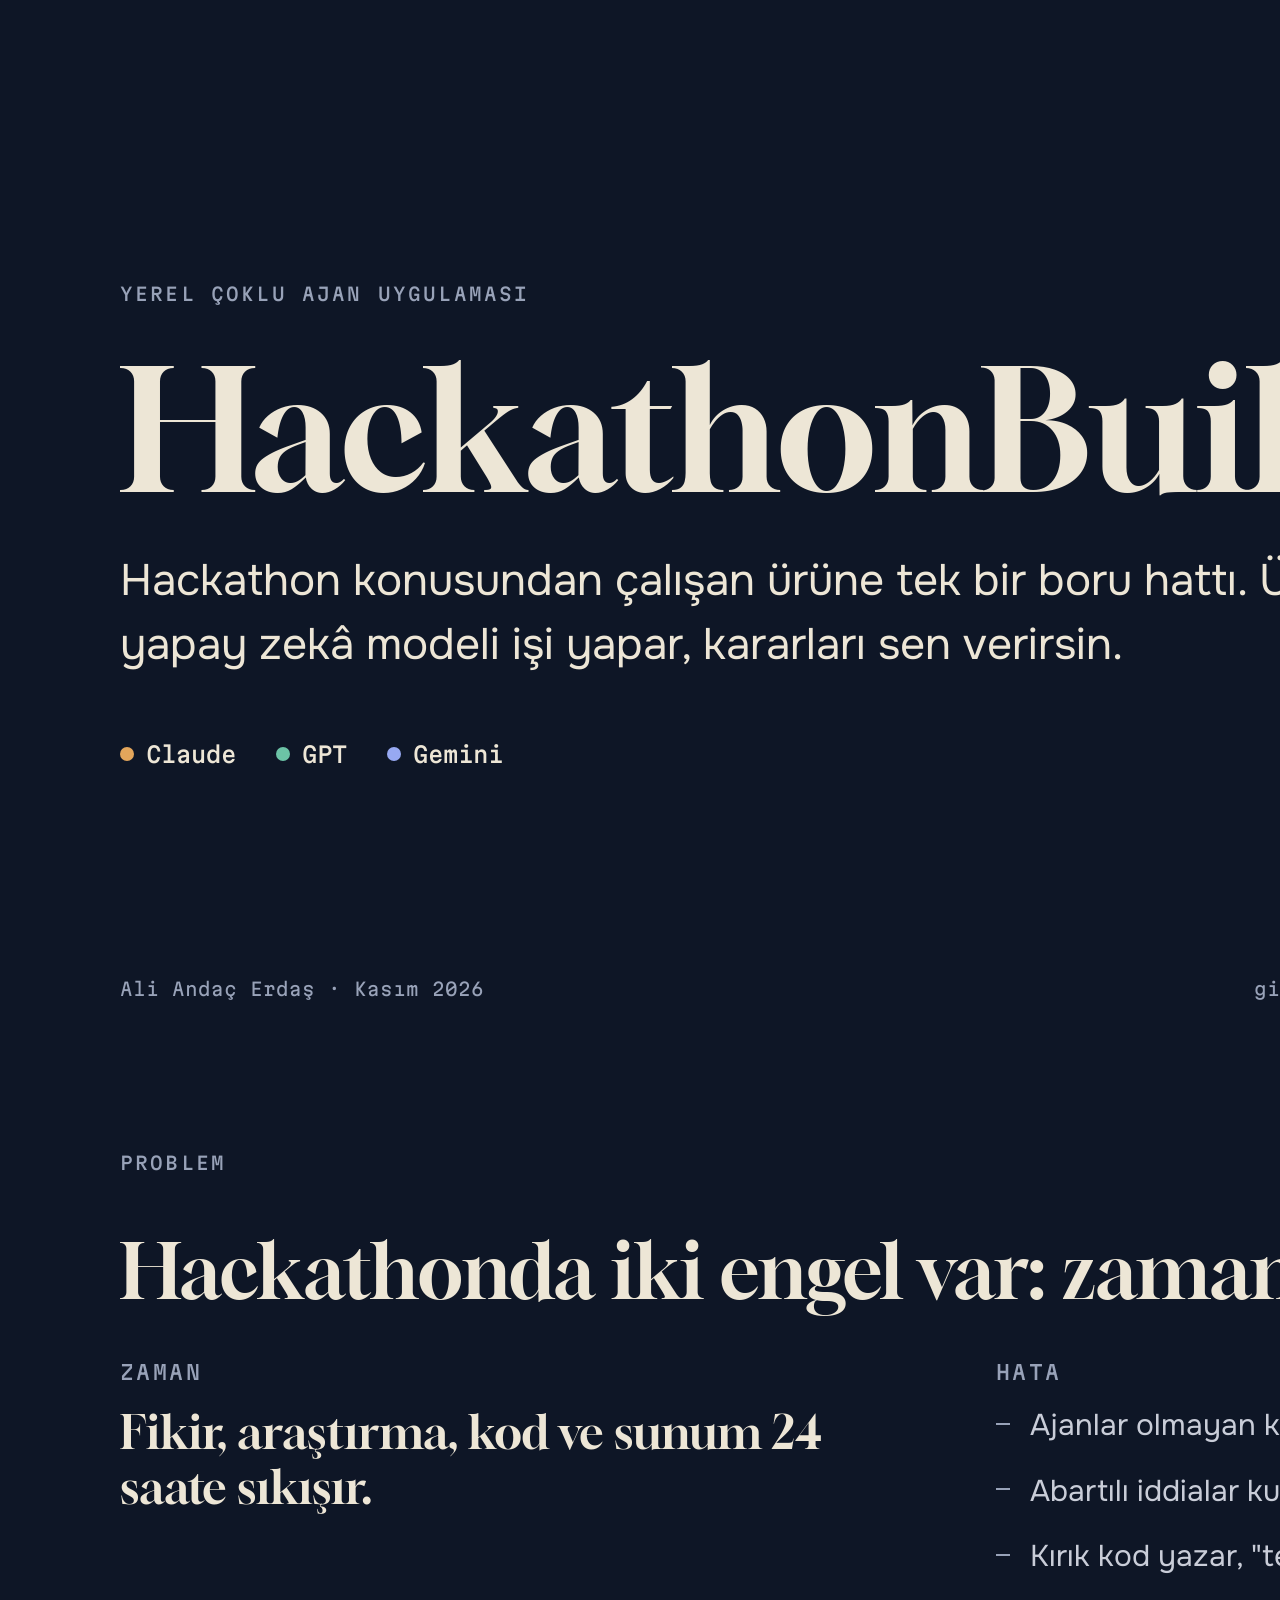
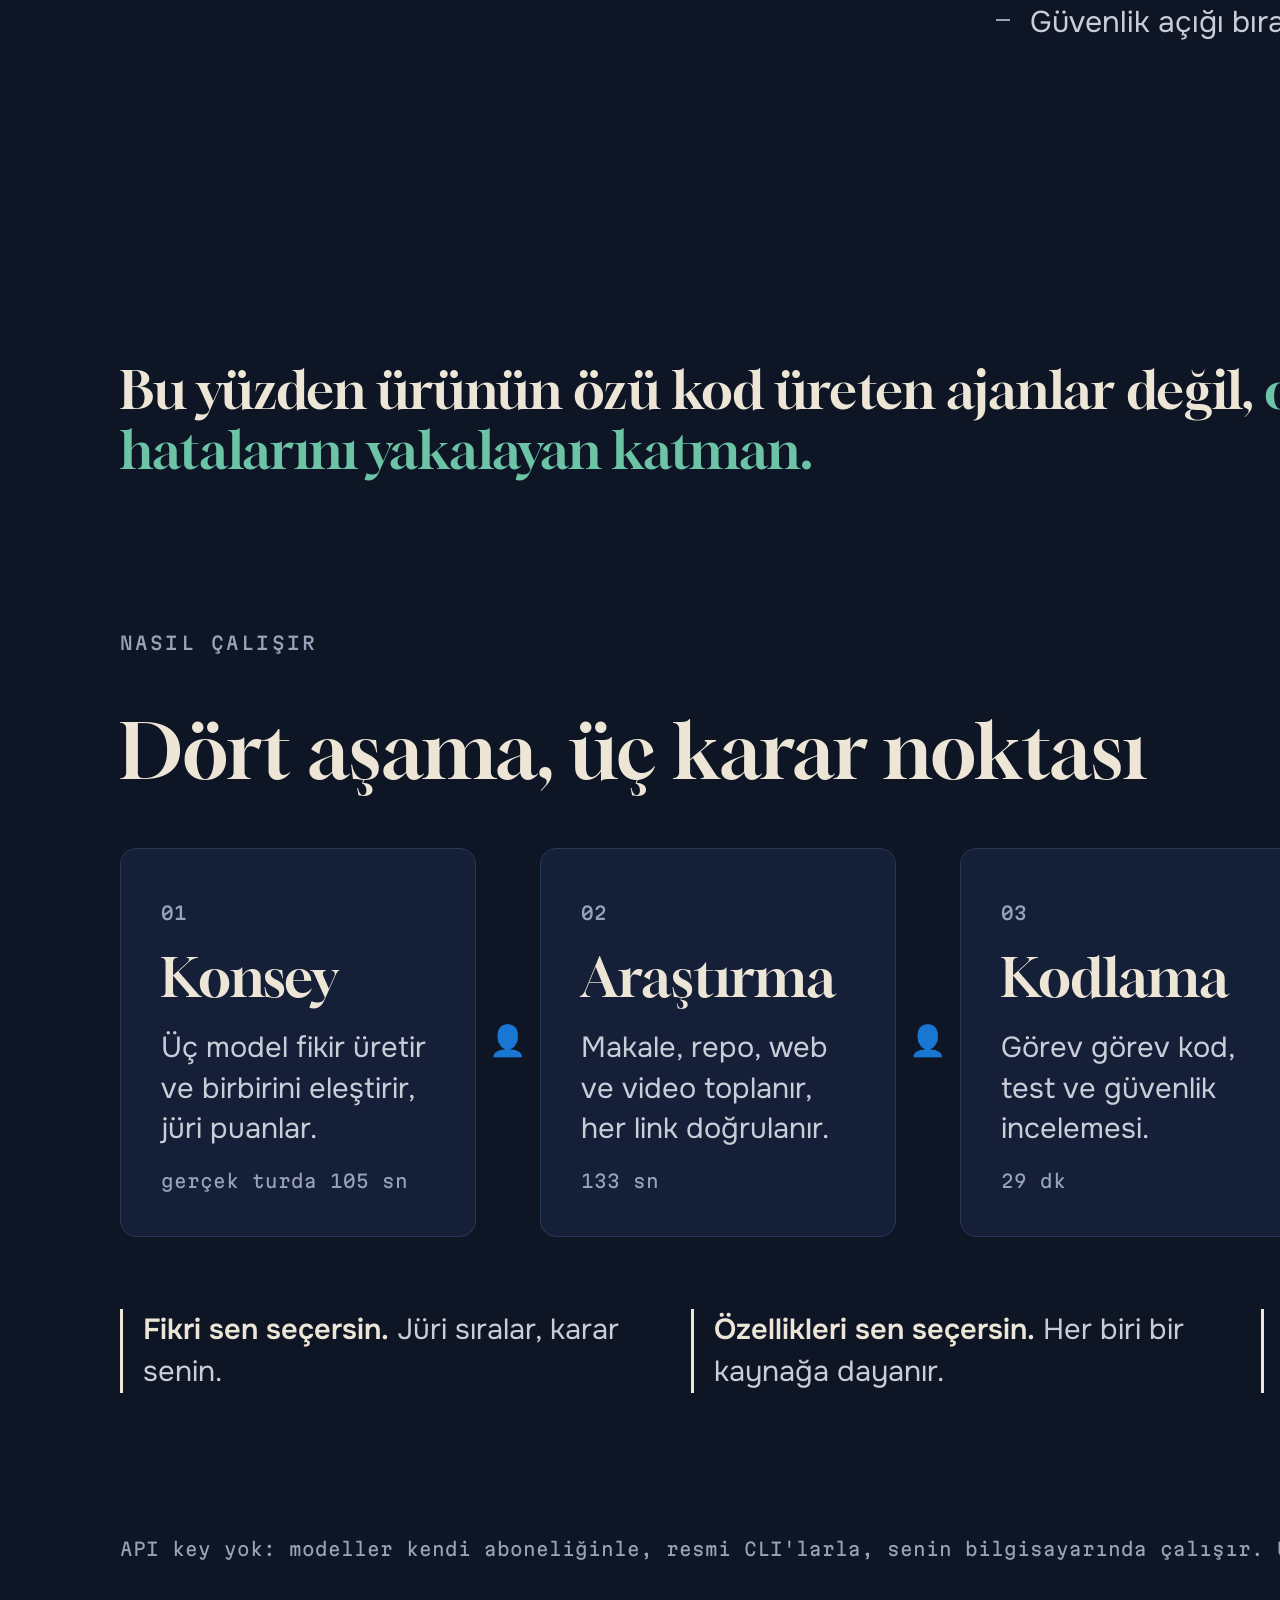
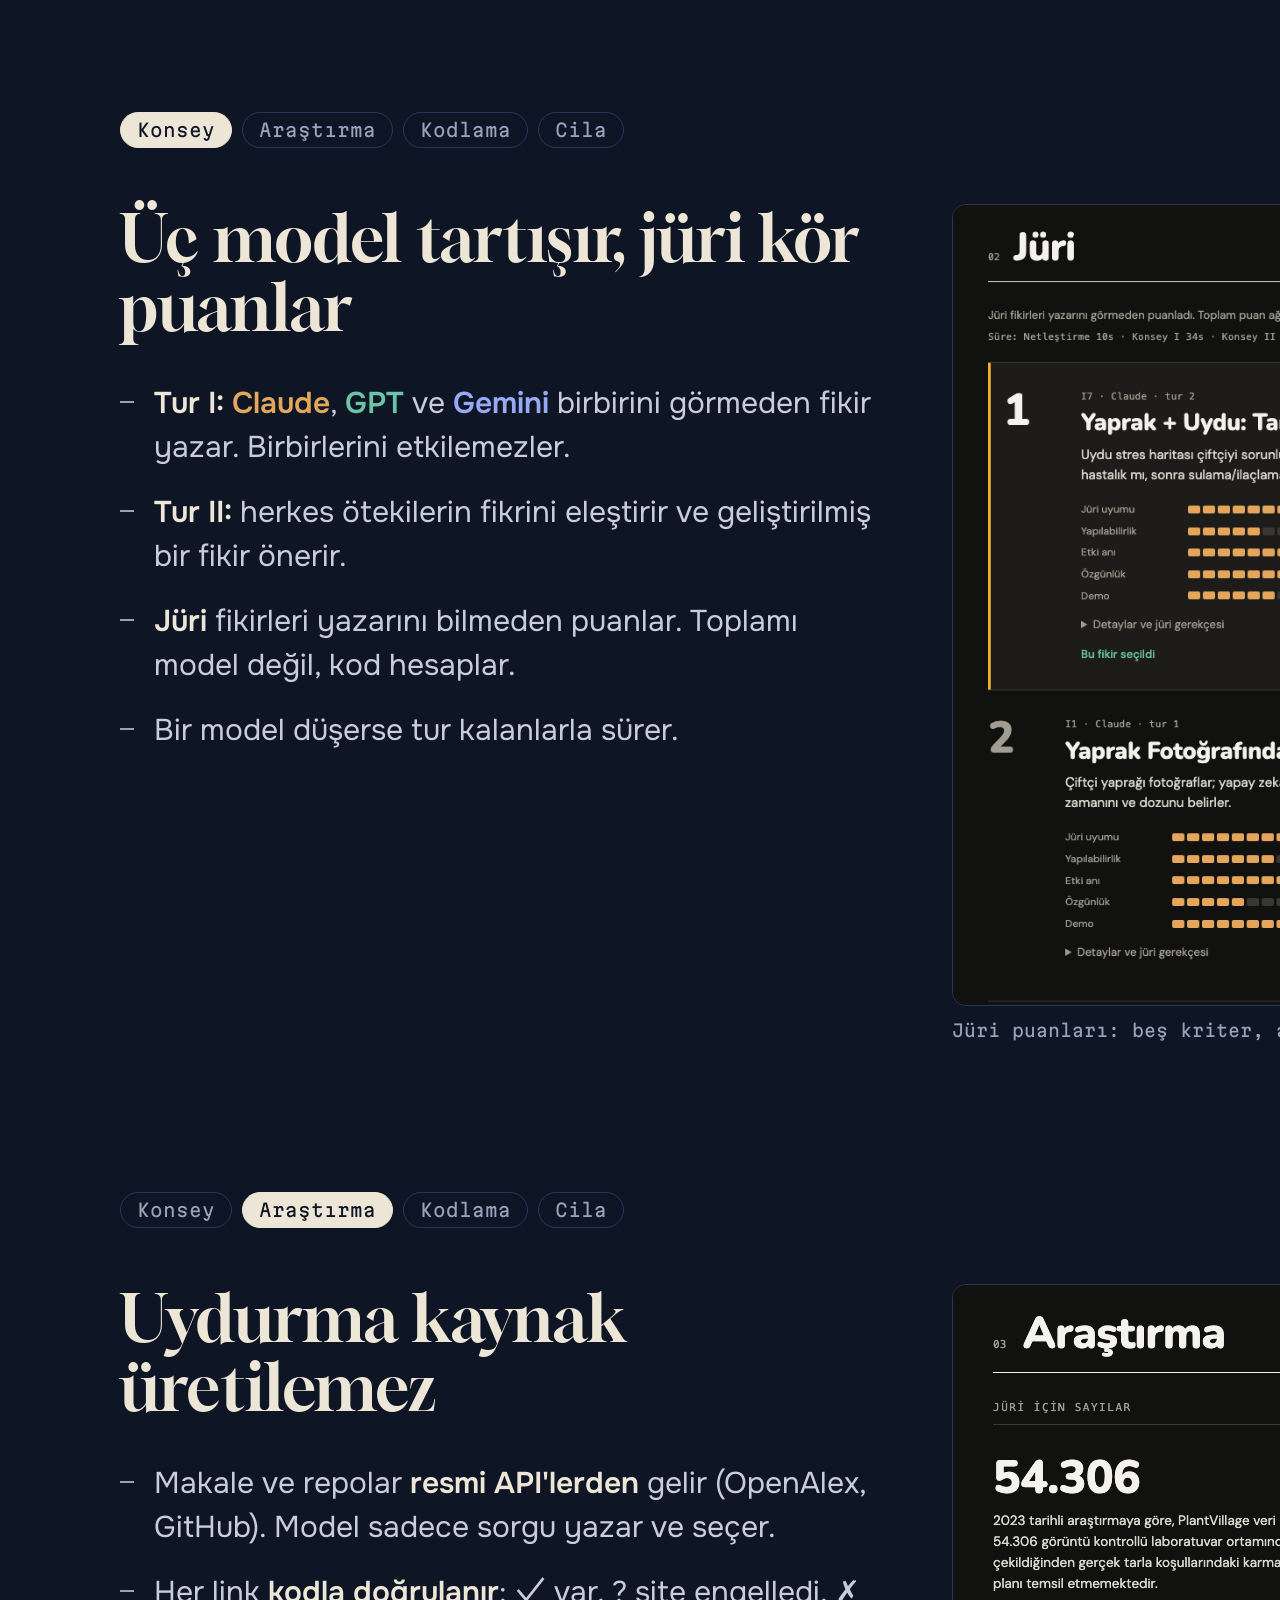
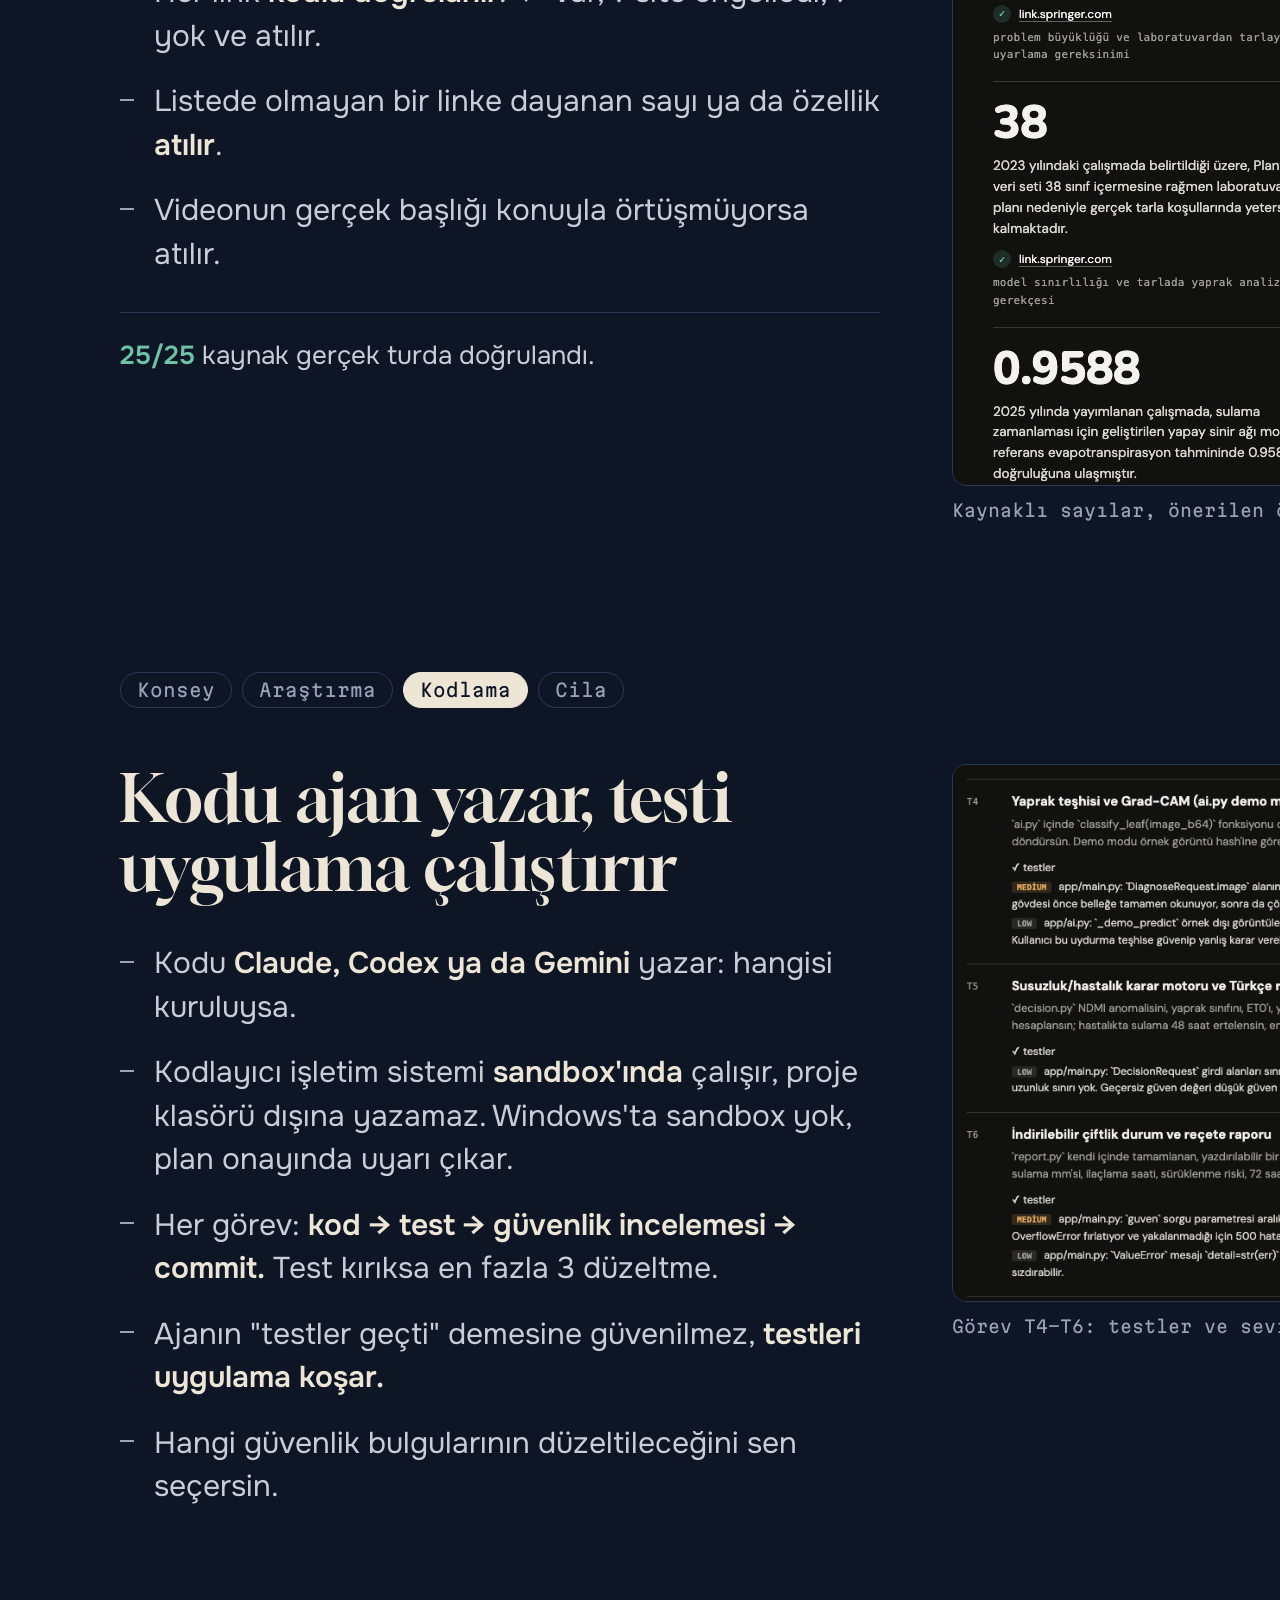
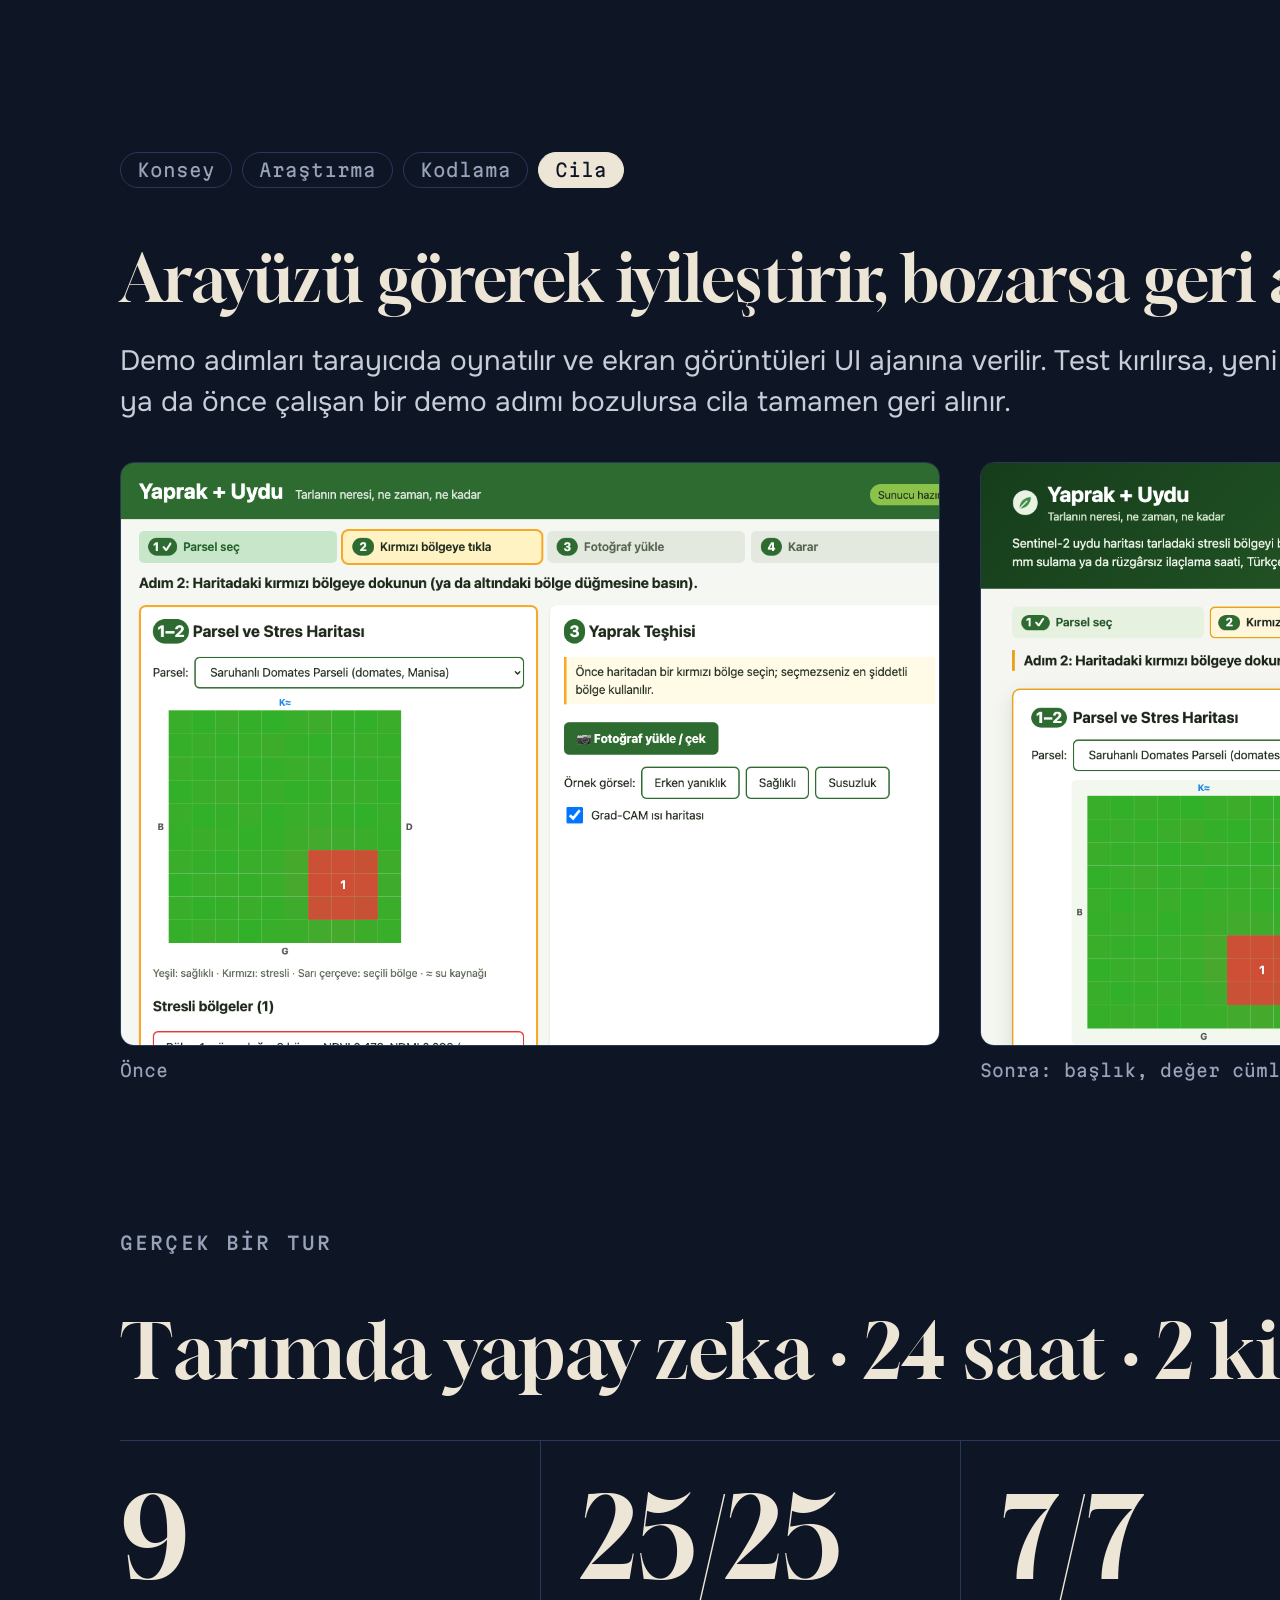
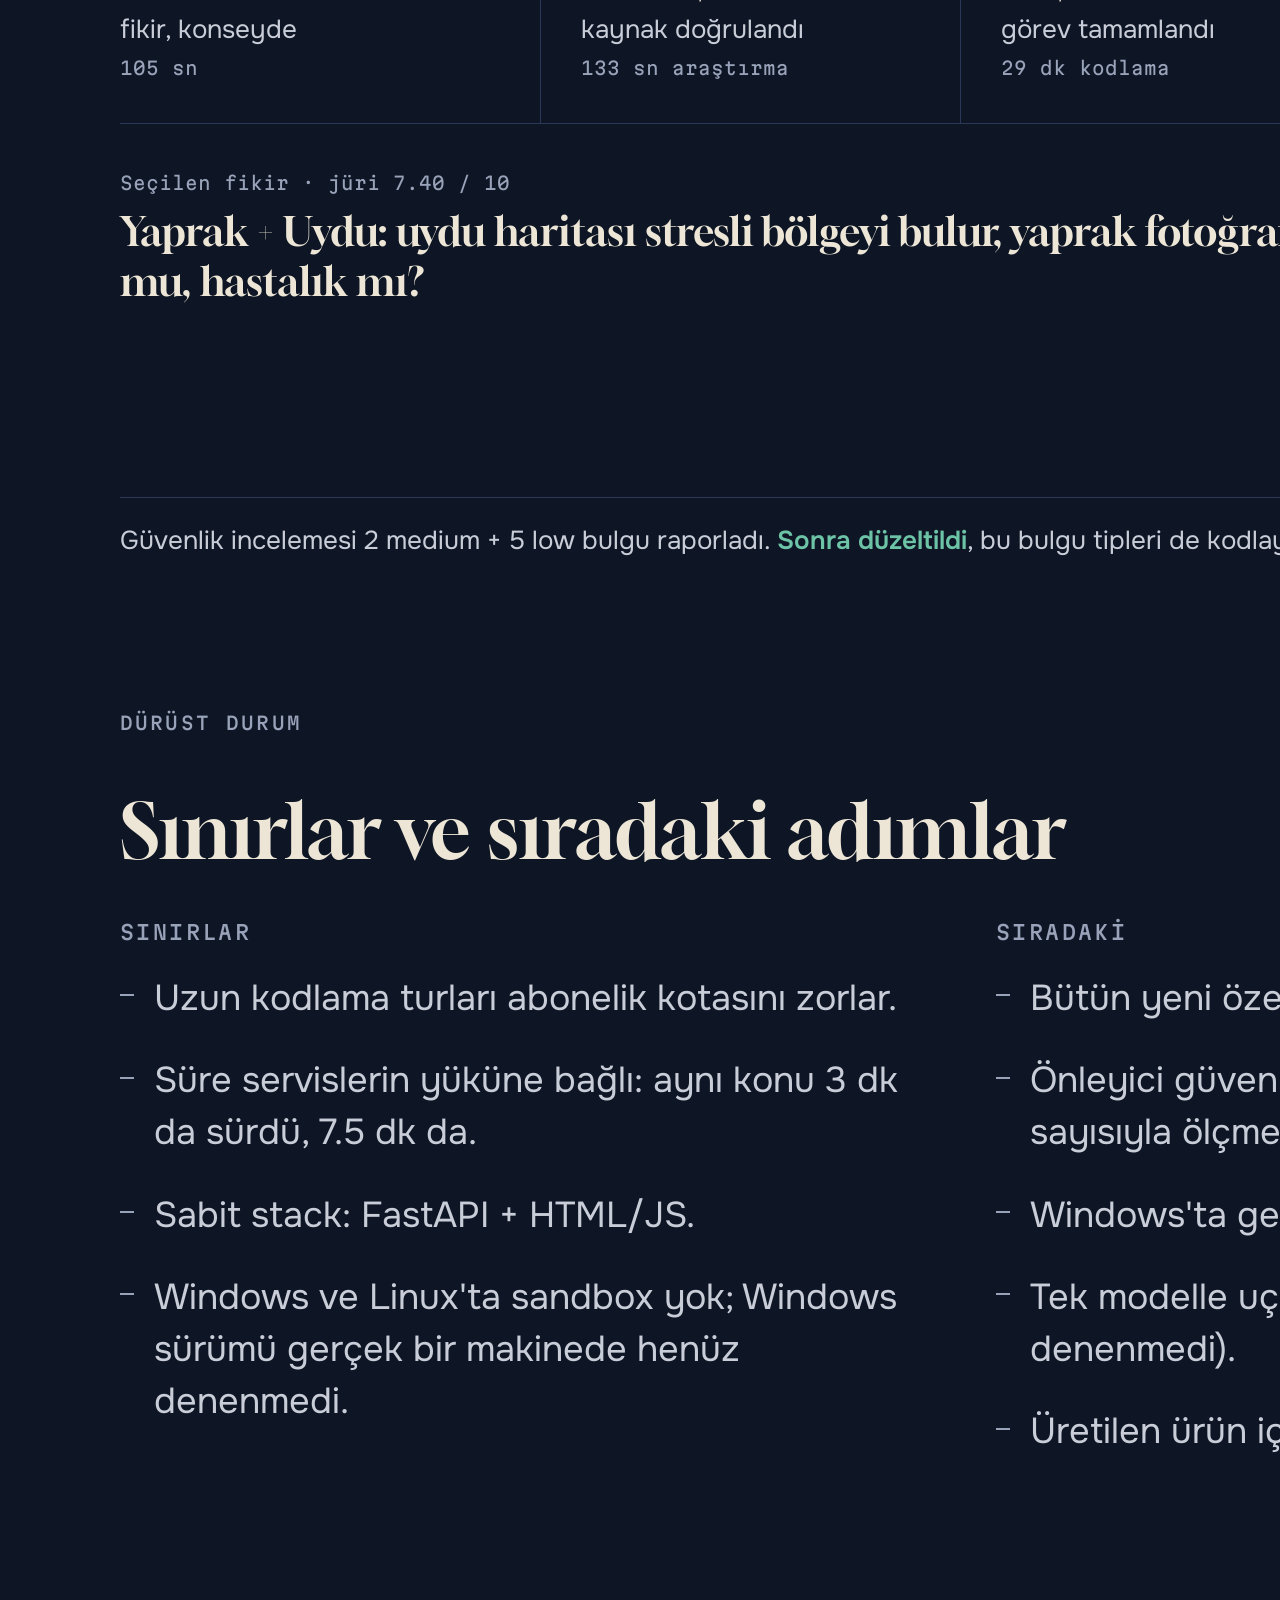
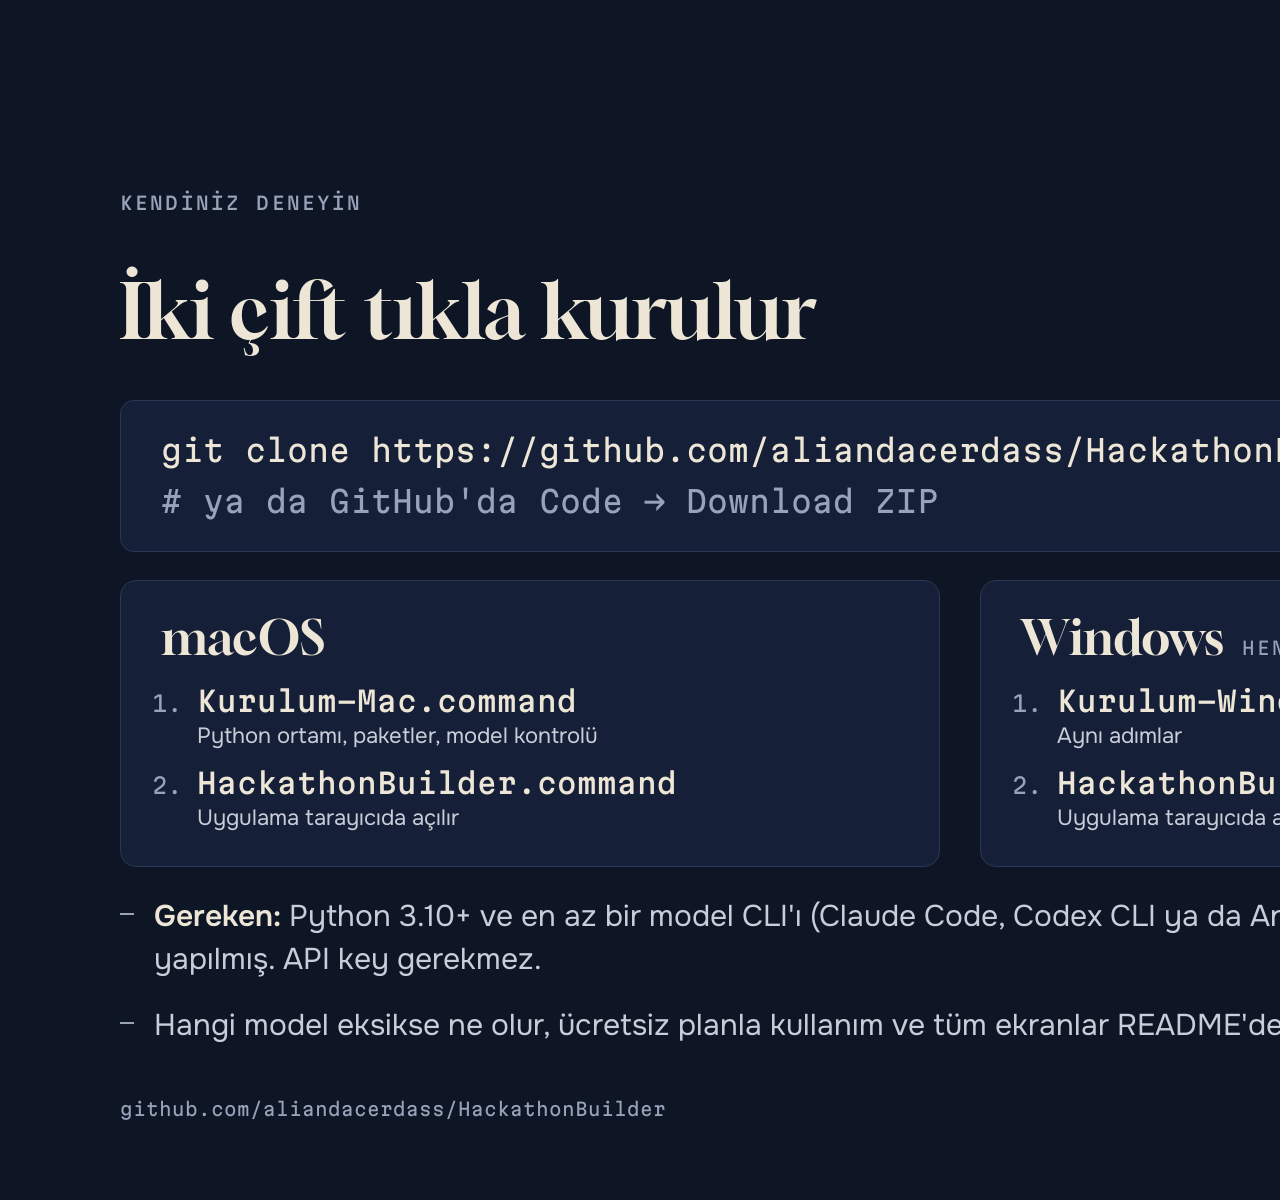
<file: docs/sunum.html>
<!doctype html>
<!-- HackathonBuilder sunumu. Kaynak dosya: PDF'i (docs/sunum.pdf) bu dosyadan üretilir.
     Her .slide sabit 1920x1080 bir PDF sayfasıdır. Model renkleri (Claude/GPT/Gemini) uygulamanın kendisiyle aynı. -->
<html lang="tr">
<head>
<meta charset="utf-8">
<title>HackathonBuilder — Sunum</title>
<link rel="preconnect" href="https://fonts.googleapis.com">
<link rel="preconnect" href="https://fonts.gstatic.com" crossorigin>
<link href="https://fonts.googleapis.com/css2?family=Gloock&family=Martian+Mono:wght@400;500&family=Onest:wght@400;500;600&display=swap" rel="stylesheet">
<style>
  :root {
    --ink: #0E1626; --panel: #152038; --line: #2A3858;
    --cream: #EDE6D6; --muted: #98A2B8; --soft: #C9CDD8;
    --claude: #E3A65B; --gpt: #6CC3A6; --gemini: #97A9F2; --danger: #E8806F;
    --display: "Gloock", Georgia, serif;
    --body: "Onest", system-ui, sans-serif;
    --mono: "Martian Mono", ui-monospace, monospace;
  }
  @page { size: 1920px 1080px; margin: 0; }
  * { box-sizing: border-box; }
  html, body { margin: 0; background: var(--ink); color: var(--cream); font: 400 30px/1.45 var(--body); }

  .slide {
    width: 1920px; height: 1080px; overflow: hidden; position: relative;
    padding: 72px 120px 80px; display: flex; flex-direction: column;
    break-after: page; background: var(--ink);
  }
  .slide:last-child { break-after: auto; }

  /* üst satır: sayfa etiketi + aşama rayı (uygulamadaki rayın aynısı: slayt hangi aşamayı anlatıyor) */
  .top { display: flex; align-items: center; justify-content: space-between; margin-bottom: 56px; }
  .label { font: 500 18px var(--mono); letter-spacing: .12em; text-transform: uppercase; color: var(--muted); }
  .rail { display: flex; gap: 10px; list-style: none; margin: 0; padding: 0; font: 400 18px var(--mono); color: var(--muted); }
  .rail li { padding: 6px 16px; border: 1px solid var(--line); border-radius: 99px; }
  .rail li.on { color: var(--ink); background: var(--cream); border-color: var(--cream); }

  h1 { font: 400 76px/1.08 var(--display); margin: 0 0 40px; max-width: 1500px; }
  p { margin: 0; }
  .lead { font-size: 34px; color: var(--soft); max-width: 1400px; }
  ul.points { list-style: none; padding: 0; margin: 0; display: grid; gap: 22px; }
  ul.points li { padding-left: 34px; position: relative; color: var(--soft); }
  ul.points li::before { content: ""; position: absolute; left: 0; top: .62em; width: 14px; height: 2px; background: var(--muted); }
  ul.points b { color: var(--cream); font-weight: 600; }
  .mono { font-family: var(--mono); }
  .foot { margin-top: auto; font: 400 18px var(--mono); color: var(--muted); display: flex; justify-content: space-between; }

  /* metin + ekran görüntüsü */
  .split { display: grid; grid-template-columns: 760px 1fr; gap: 72px; flex: 1; min-height: 0; }
  .split h1 { font-size: 64px; }
  .shot { margin: 0; min-height: 0; display: flex; flex-direction: column; }
  .shot img { width: 100%; flex: 1; min-height: 0; object-fit: cover; object-position: top left;
              border: 1px solid var(--line); border-radius: 14px; }
  .shot img.crop { object-fit: none; }
  .shot figcaption { font: 400 17px var(--mono); color: var(--muted); margin-top: 14px; }
  .note { margin-top: 36px; padding-top: 24px; border-top: 1px solid var(--line); font-size: 26px; color: var(--soft); }
  .note b { color: var(--gpt); font-weight: 600; }

  /* 1: kapak */
  .cover { justify-content: center; }
  .cover h1 { font-size: 168px; line-height: 1; margin-bottom: 36px; }
  .cover .lead { font-size: 44px; color: var(--cream); max-width: 1300px; }
  .models { display: flex; gap: 40px; margin-top: 64px; font: 500 22px var(--mono); }
  .models span { display: flex; align-items: center; gap: 12px; }
  .models i { width: 14px; height: 14px; border-radius: 50%; }

  /* 2: problem */
  .two { display: grid; grid-template-columns: 1fr 1fr; gap: 72px; margin-top: 8px; }
  .two h2 { font: 500 20px var(--mono); letter-spacing: .12em; text-transform: uppercase; color: var(--muted); margin: 0 0 20px; }
  .two .big { font: 400 46px/1.2 var(--display); }
  .claim { margin-top: auto; font: 400 52px/1.15 var(--display); max-width: 1500px; }
  .claim em { font-style: normal; color: var(--gpt); }

  /* 3: boru hattı */
  .flow { display: grid; grid-template-columns: repeat(4, 1fr); gap: 0; margin-top: 16px; }
  .stage { position: relative; padding: 40px 40px 44px; border: 1px solid var(--line); border-radius: 16px; background: var(--panel); margin-right: 64px; }
  .stage:last-child { margin-right: 0; }
  .stage .n { font: 500 18px var(--mono); color: var(--muted); }
  .stage h3 { font: 400 54px/1.1 var(--display); margin: 14px 0 22px; }
  .stage p { font-size: 29px; line-height: 1.4; color: var(--soft); }
  .stage .t { margin-top: 20px; font: 400 18px var(--mono); color: var(--muted); }
  .gate { position: absolute; right: -64px; top: 50%; width: 64px; transform: translateY(-50%); text-align: center; font-size: 30px; }
  .gates { display: grid; grid-template-columns: repeat(3, 1fr); gap: 32px; margin-top: 72px; }
  .gates p { font-size: 29px; color: var(--soft); border-left: 3px solid var(--cream); padding-left: 20px; }
  .gates b { color: var(--cream); font-weight: 600; }

  /* 4: model renkleri */
  .who { font-weight: 600; }
  .who.claude { color: var(--claude); } .who.gpt { color: var(--gpt); } .who.gemini { color: var(--gemini); }

  .roomy ul.points { font-size: 36px; gap: 30px; }
  .roomy .two h2 { margin-bottom: 28px; }

  /* 7: önce / sonra */
  .pair { display: grid; grid-template-columns: 1fr 1fr; gap: 40px; flex: 1; min-height: 0; margin-top: 8px; }

  /* 8: sonuç sayıları */
  .nums { display: grid; grid-template-columns: repeat(4, 1fr); gap: 0; border-top: 1px solid var(--line); border-bottom: 1px solid var(--line); margin: 8px 0 48px; }
  .num { padding: 40px 40px 44px 0; }
  .num + .num { padding-left: 40px; border-left: 1px solid var(--line); }
  .num strong { display: block; font: 400 112px/1 var(--display); }
  .num span { display: block; margin-top: 18px; font-size: 26px; color: var(--soft); }
  .num small { display: block; margin-top: 8px; font: 400 18px var(--mono); color: var(--muted); }
  .chosen { font: 400 40px/1.25 var(--display); }
  .chosen small { display: block; font: 400 18px var(--mono); color: var(--muted); margin-bottom: 12px; }

  /* 10: kapanış */
  code.block { display: block; font: 400 30px/1.7 var(--mono); background: var(--panel); border: 1px solid var(--line);
               border-radius: 14px; padding: 32px 40px; margin: 8px 0 40px; color: var(--cream); white-space: pre; }
  code.block .c { color: var(--muted); }
  .oses { display: grid; grid-template-columns: 1fr 1fr; gap: 40px; margin: 0 0 28px; }
  .os { border: 1px solid var(--line); border-radius: 16px; background: var(--panel); padding: 30px 40px 34px; }
  .os h3 { font: 400 48px/1.1 var(--display); margin: 0 0 20px; display: flex; align-items: baseline; gap: 18px; }
  .os h3 small { font: 400 18px var(--mono); letter-spacing: .12em; text-transform: uppercase; color: var(--muted); }
  .os ol { margin: 0; padding-left: 36px; display: grid; gap: 16px; color: var(--muted); font: 400 22px var(--mono); }
  .os code { display: block; font: 500 28px var(--mono); color: var(--cream); }
  .os li span { display: block; margin-top: 4px; font: 400 22px var(--body); color: var(--soft); }
</style>
</head>
<body>

<!-- 1 · Kapak -->
<section class="slide cover">
  <p class="label" style="margin:auto 0 40px">Yerel çoklu ajan uygulaması</p>
  <h1>HackathonBuilder</h1>
  <p class="lead">Hackathon konusundan çalışan ürüne tek bir boru hattı. Üç yapay zekâ modeli işi yapar, kararları sen verirsin.</p>
  <div class="models">
    <span><i style="background:var(--claude)"></i>Claude</span>
    <span><i style="background:var(--gpt)"></i>GPT</span>
    <span><i style="background:var(--gemini)"></i>Gemini</span>
  </div>
  <div class="foot" style="margin-top:auto"><span>Ali Andaç Erdaş · Kasım 2026</span><span>github.com/aliandacerdass/HackathonBuilder</span></div>
</section>

<!-- 2 · Problem -->
<section class="slide">
  <div class="top"><span class="label">Problem</span><span class="label">02 / 10</span></div>
  <h1>Hackathonda iki engel var: zaman ve hata.</h1>
  <div class="two">
    <div>
      <h2>Zaman</h2>
      <p class="big">Fikir, araştırma, kod ve sunum 24 saate sıkışır.</p>
    </div>
    <div>
      <h2>Hata</h2>
      <ul class="points">
        <li>Ajanlar olmayan kaynak uydurur.</li>
        <li>Abartılı iddialar kurar.</li>
        <li>Kırık kod yazar, "testler geçti" der.</li>
        <li>Güvenlik açığı bırakır.</li>
      </ul>
    </div>
  </div>
  <p class="claim">Bu yüzden ürünün özü kod üreten ajanlar değil, <em>onların hatalarını yakalayan katman.</em></p>
</section>

<!-- 3 · Boru hattı -->
<section class="slide">
  <div class="top"><span class="label">Nasıl çalışır</span><span class="label">03 / 10</span></div>
  <h1>Dört aşama, üç karar noktası</h1>
  <div class="flow">
    <div class="stage"><span class="n">01</span><h3>Konsey</h3><p>Üç model fikir üretir ve birbirini eleştirir, jüri puanlar.</p><p class="t">gerçek turda 105 sn</p><span class="gate">👤</span></div>
    <div class="stage"><span class="n">02</span><h3>Araştırma</h3><p>Makale, repo, web ve video toplanır, her link doğrulanır.</p><p class="t">133 sn</p><span class="gate">👤</span></div>
    <div class="stage"><span class="n">03</span><h3>Kodlama</h3><p>Görev görev kod, test ve güvenlik incelemesi.</p><p class="t">29 dk</p><span class="gate">👤</span></div>
    <div class="stage"><span class="n">04</span><h3>Cila</h3><p>Arayüz ekran görüntüsüne bakılarak iyileştirilir.</p><p class="t">~2 dk</p></div>
  </div>
  <div class="gates">
    <p><b>Fikri sen seçersin.</b> Jüri sıralar, karar senin.</p>
    <p><b>Özellikleri sen seçersin.</b> Her biri bir kaynağa dayanır.</p>
    <p><b>Planı ve paketleri sen onaylarsın.</b> Kodlama ondan sonra başlar.</p>
  </div>
  <div class="foot"><span>API key yok: modeller kendi aboneliğinle, resmi CLI'larla, senin bilgisayarında çalışır. Üçü birden şart değil.</span></div>
</section>

<!-- 4 · Konsey -->
<section class="slide">
  <div class="top">
    <ol class="rail"><li class="on">Konsey</li><li>Araştırma</li><li>Kodlama</li><li>Cila</li></ol>
    <span class="label">04 / 10</span>
  </div>
  <div class="split">
    <div>
      <h1>Üç model tartışır, jüri kör puanlar</h1>
      <ul class="points">
        <li><b>Tur I:</b> <span class="who claude">Claude</span>, <span class="who gpt">GPT</span> ve <span class="who gemini">Gemini</span> birbirini görmeden fikir yazar. Birbirlerini etkilemezler.</li>
        <li><b>Tur II:</b> herkes ötekilerin fikrini eleştirir ve geliştirilmiş bir fikir önerir.</li>
        <li><b>Jüri</b> fikirleri yazarını bilmeden puanlar. Toplamı model değil, kod hesaplar.</li>
        <li>Bir model düşerse tur kalanlarla sürer.</li>
      </ul>
    </div>
    <figure class="shot"><img src="img/juri.png" alt="Jüri puanları ekranı"><figcaption>Jüri puanları: beş kriter, ağırlıklı toplam</figcaption></figure>
  </div>
</section>

<!-- 5 · Araştırma -->
<section class="slide">
  <div class="top">
    <ol class="rail"><li>Konsey</li><li class="on">Araştırma</li><li>Kodlama</li><li>Cila</li></ol>
    <span class="label">05 / 10</span>
  </div>
  <div class="split">
    <div>
      <h1>Uydurma kaynak üretilemez</h1>
      <ul class="points">
        <li>Makale ve repolar <b>resmi API'lerden</b> gelir (OpenAlex, GitHub). Model sadece sorgu yazar ve seçer.</li>
        <li>Her link <b>kodla doğrulanır</b>: ✓ var, ? site engelledi, ✗ yok ve atılır.</li>
        <li>Listede olmayan bir linke dayanan sayı ya da özellik <b>atılır</b>.</li>
        <li>Videonun gerçek başlığı konuyla örtüşmüyorsa atılır.</li>
      </ul>
      <p class="note"><b>25/25</b> kaynak gerçek turda doğrulandı.</p>
    </div>
    <figure class="shot"><img class="crop" style="object-position:0 0" src="img/arastirma.png" alt="Araştırma ekranı"><figcaption>Kaynaklı sayılar, önerilen özellikler, doğrulanmış kaynaklar</figcaption></figure>
  </div>
</section>

<!-- 6 · Kodlama -->
<section class="slide">
  <div class="top">
    <ol class="rail"><li>Konsey</li><li>Araştırma</li><li class="on">Kodlama</li><li>Cila</li></ol>
    <span class="label">06 / 10</span>
  </div>
  <div class="split">
    <div>
      <h1>Kodu ajan yazar, testi uygulama çalıştırır</h1>
      <ul class="points">
        <li>Kodu <b>Claude, Codex ya da Gemini</b> yazar: hangisi kuruluysa.</li>
        <li>Kodlayıcı işletim sistemi <b>sandbox'ında</b> çalışır, proje klasörü dışına yazamaz. Windows'ta sandbox yok, plan onayında uyarı çıkar.</li>
        <li>Her görev: <b>kod → test → güvenlik incelemesi → commit.</b> Test kırıksa en fazla 3 düzeltme.</li>
        <li>Ajanın "testler geçti" demesine güvenilmez, <b>testleri uygulama koşar.</b></li>
        <li>Hangi güvenlik bulgularının düzeltileceğini sen seçersin.</li>
      </ul>
    </div>
    <figure class="shot"><img style="flex:none;height:auto" src="img/kodlama-bulgular.png" alt="Kodlama ekranı: görevler ve güvenlik bulguları"><figcaption>Görev T4-T6: testler ve seviyeli güvenlik bulguları</figcaption></figure>
  </div>
</section>

<!-- 7 · Cila -->
<section class="slide">
  <div class="top">
    <ol class="rail"><li>Konsey</li><li>Araştırma</li><li>Kodlama</li><li class="on">Cila</li></ol>
    <span class="label">07 / 10</span>
  </div>
  <h1 style="font-size:64px;margin-bottom:28px">Arayüzü görerek iyileştirir, bozarsa geri alır</h1>
  <p class="lead" style="font-size:28px;margin-bottom:32px">Demo adımları tarayıcıda oynatılır ve ekran görüntüleri UI ajanına verilir. Test kırılırsa, yeni JS hatası çıkarsa ya da önce çalışan bir demo adımı bozulursa cila tamamen geri alınır.</p>
  <div class="pair">
    <figure class="shot"><img src="img/urun-once.png" alt="Ürün arayüzü cila öncesi"><figcaption>Önce</figcaption></figure>
    <figure class="shot"><img src="img/urun-sonra.png" alt="Ürün arayüzü cila sonrası"><figcaption>Sonra: başlık, değer cümlesi, logo, mobil taşma düzeltildi</figcaption></figure>
  </div>
</section>

<!-- 8 · Gerçek tur -->
<section class="slide">
  <div class="top"><span class="label">Gerçek bir tur</span><span class="label">08 / 10</span></div>
  <h1>Tarımda yapay zeka · 24 saat · 2 kişi</h1>
  <div class="nums">
    <div class="num"><strong>9</strong><span>fikir, konseyde</span><small>105 sn</small></div>
    <div class="num"><strong>25/25</strong><span>kaynak doğrulandı</span><small>133 sn araştırma</small></div>
    <div class="num"><strong>7/7</strong><span>görev tamamlandı</span><small>29 dk kodlama</small></div>
    <div class="num"><strong>102</strong><span>test geçti</span><small>uygulama koştu</small></div>
  </div>
  <p class="chosen"><small>Seçilen fikir · jüri 7.40 / 10</small>Yaprak + Uydu: uydu haritası stresli bölgeyi bulur, yaprak fotoğrafı nedeni ayırır: susuzluk mu, hastalık mı?</p>
  <p class="note" style="margin-top:auto">Güvenlik incelemesi 2 medium + 5 low bulgu raporladı. <b>Sonra düzeltildi</b>, bu bulgu tipleri de kodlayıcıya önleyici kural olarak eklendi.</p>
</section>

<!-- 9 · Sınırlar ve sıradaki -->
<section class="slide roomy">
  <div class="top"><span class="label">Dürüst durum</span><span class="label">09 / 10</span></div>
  <h1>Sınırlar ve sıradaki adımlar</h1>
  <div class="two">
    <div>
      <h2>Sınırlar</h2>
      <ul class="points">
        <li>Uzun kodlama turları abonelik kotasını zorlar.</li>
        <li>Süre servislerin yüküne bağlı: aynı konu 3 dk da sürdü, 7.5 dk da.</li>
        <li>Sabit stack: FastAPI + HTML/JS.</li>
        <li>Windows ve Linux'ta sandbox yok; Windows sürümü gerçek bir makinede henüz denenmedi.</li>
      </ul>
    </div>
    <div>
      <h2>Sıradaki</h2>
      <ul class="points">
        <li>Bütün yeni özelliklerle tam bir gerçek tur.</li>
        <li>Önleyici güvenlik kurallarının etkisini bulgu sayısıyla ölçmek.</li>
        <li>Windows'ta gerçek kurulum ve tur.</li>
        <li>Tek modelle uçtan uca tur (yedek sıraları var, denenmedi).</li>
        <li>Üretilen ürün için jüri sunumu da hazırlamak.</li>
      </ul>
    </div>
  </div>
</section>

<!-- 10 · Kapanış -->
<section class="slide">
  <div class="top"><span class="label">Kendiniz deneyin</span><span class="label">10 / 10</span></div>
  <h1>İki çift tıkla kurulur</h1>
<code class="block" style="padding:24px 40px;margin-bottom:28px">git clone https://github.com/aliandacerdass/HackathonBuilder
<span class="c"># ya da GitHub'da Code → Download ZIP</span></code>
  <div class="oses">
    <div class="os">
      <h3>macOS</h3>
      <ol>
        <li><code>Kurulum-Mac.command</code><span>Python ortamı, paketler, model kontrolü</span></li>
        <li><code>HackathonBuilder.command</code><span>Uygulama tarayıcıda açılır</span></li>
      </ol>
    </div>
    <div class="os">
      <h3>Windows <small>henüz denenmedi</small></h3>
      <ol>
        <li><code>Kurulum-Windows.bat</code><span>Aynı adımlar</span></li>
        <li><code>HackathonBuilder.bat</code><span>Uygulama tarayıcıda açılır</span></li>
      </ol>
    </div>
  </div>
  <ul class="points">
    <li><b>Gereken:</b> Python 3.10+ ve en az bir model CLI'ı (Claude Code, Codex CLI ya da Antigravity), kendi hesabınla giriş yapılmış. API key gerekmez.</li>
    <li>Hangi model eksikse ne olur, ücretsiz planla kullanım ve tüm ekranlar README'de.</li>
  </ul>
  <div class="foot"><span>github.com/aliandacerdass/HackathonBuilder</span><span>MIT lisansı</span></div>
</section>

</body>
</html>
</file>
